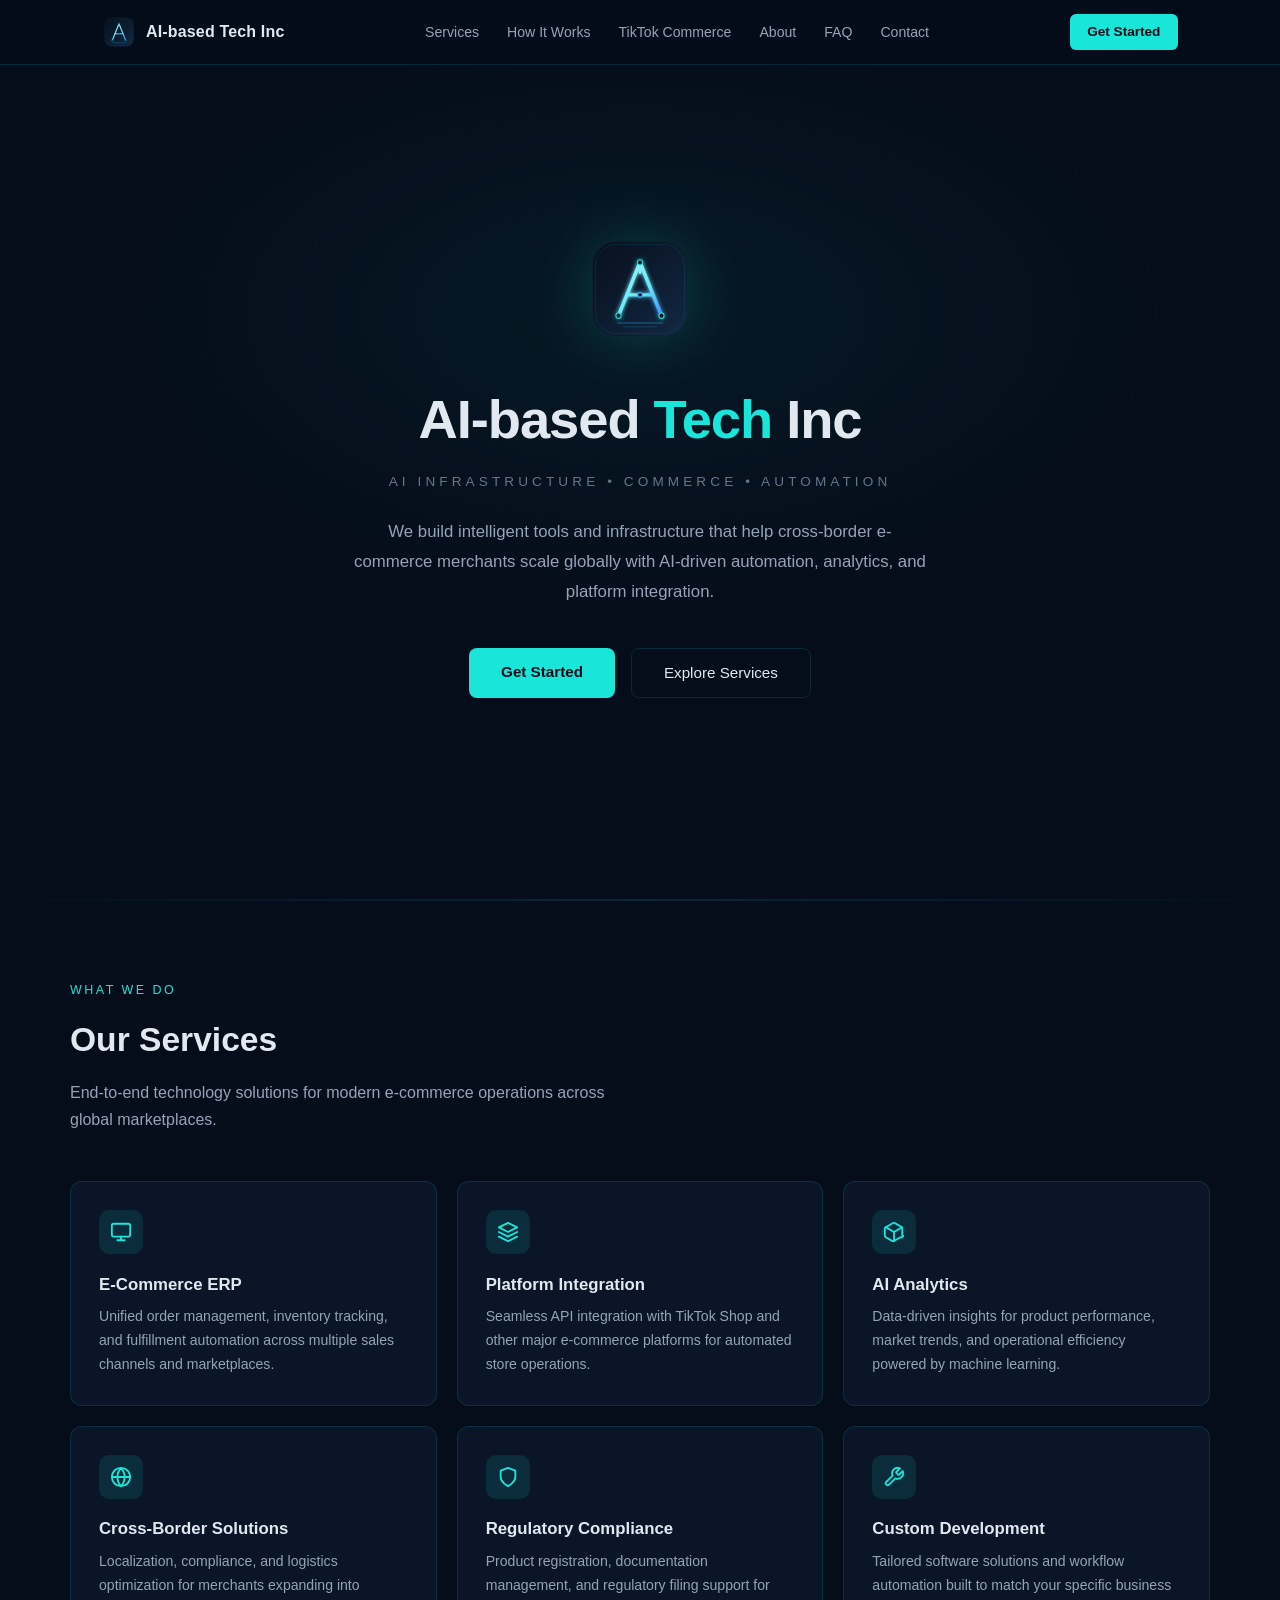
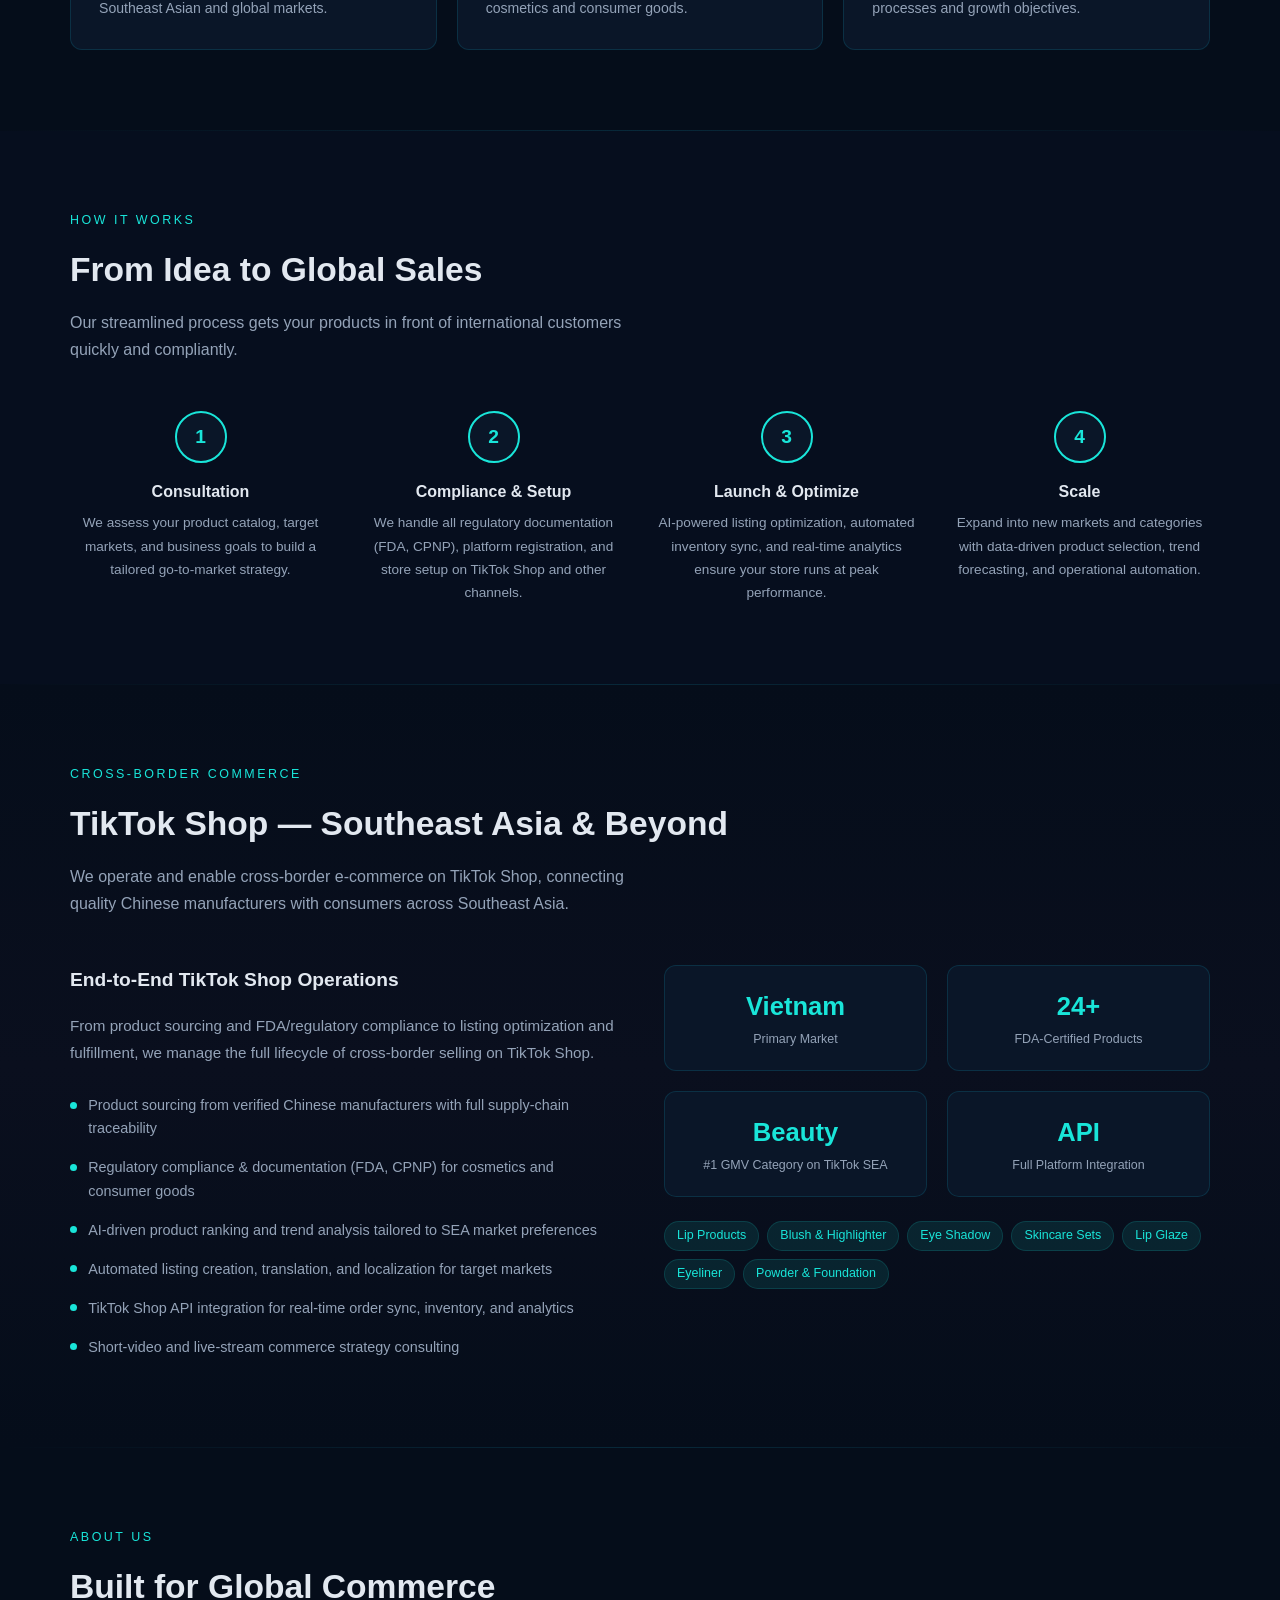
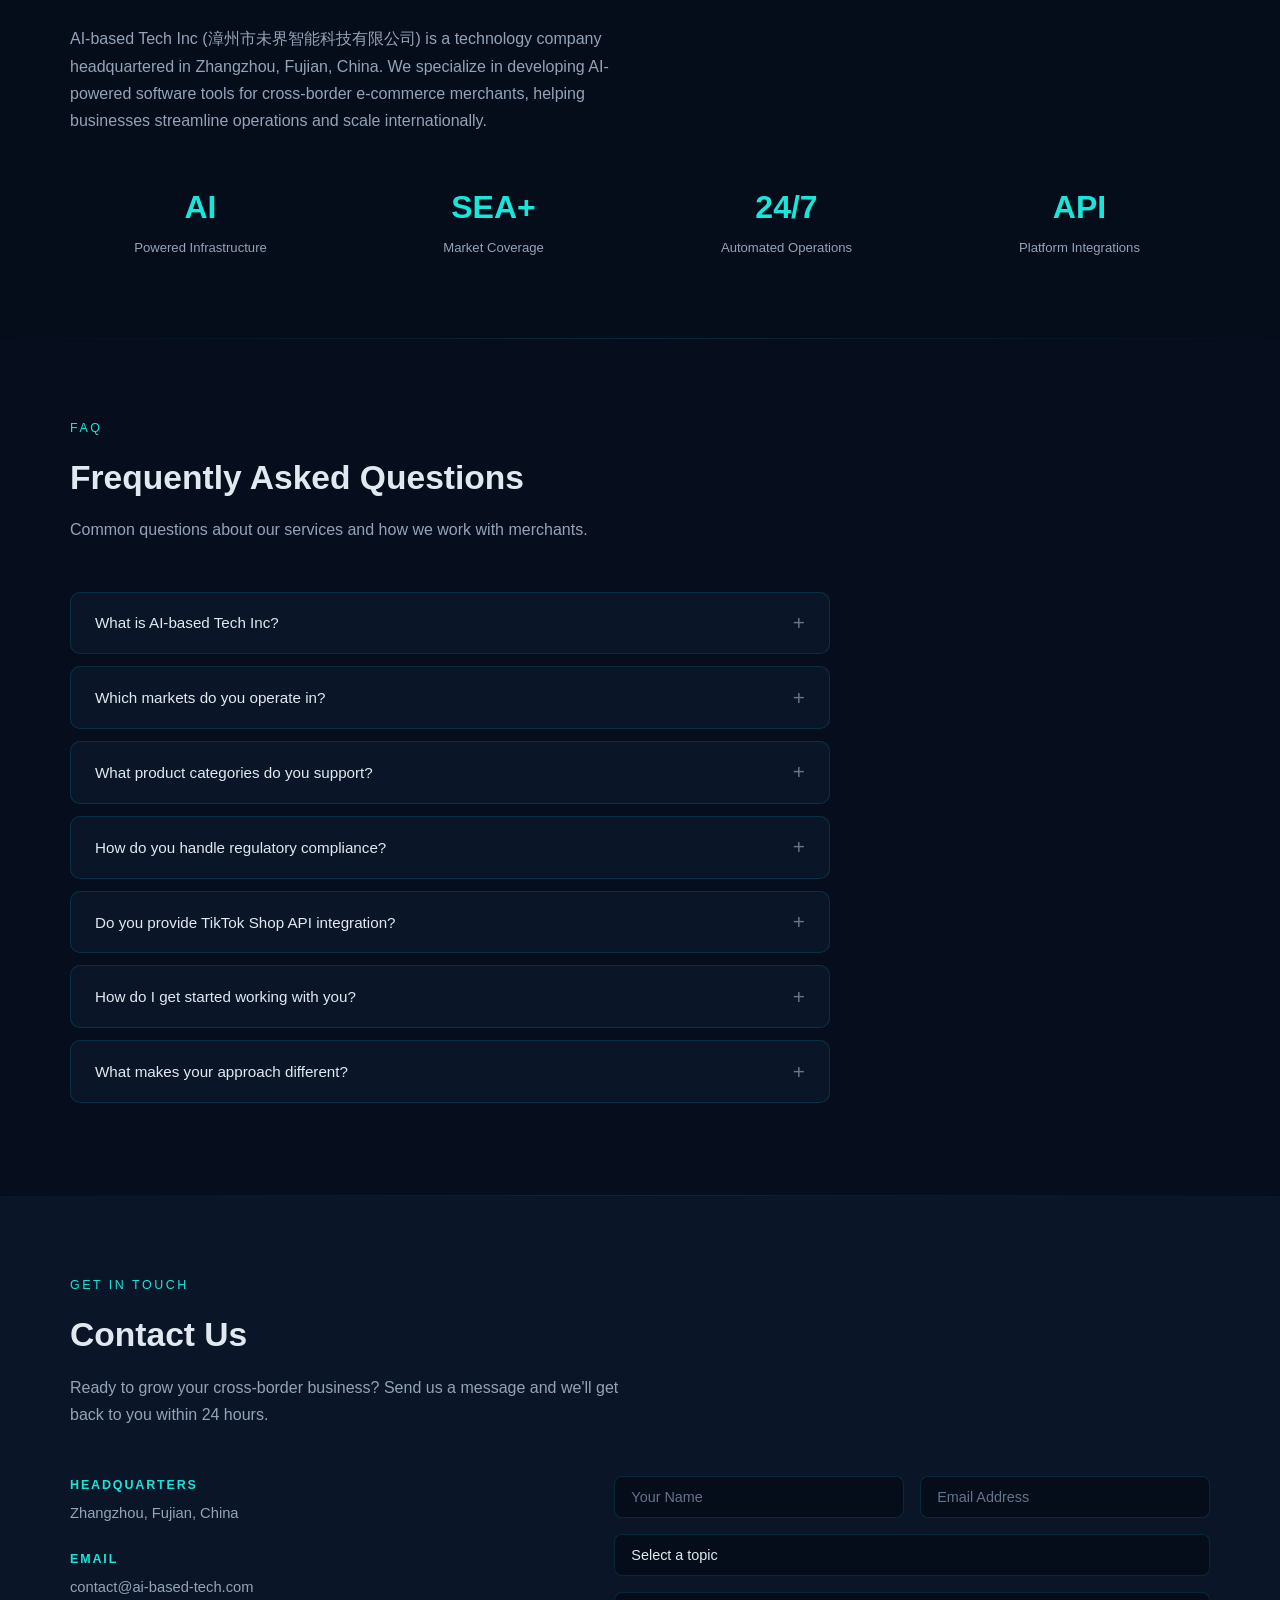
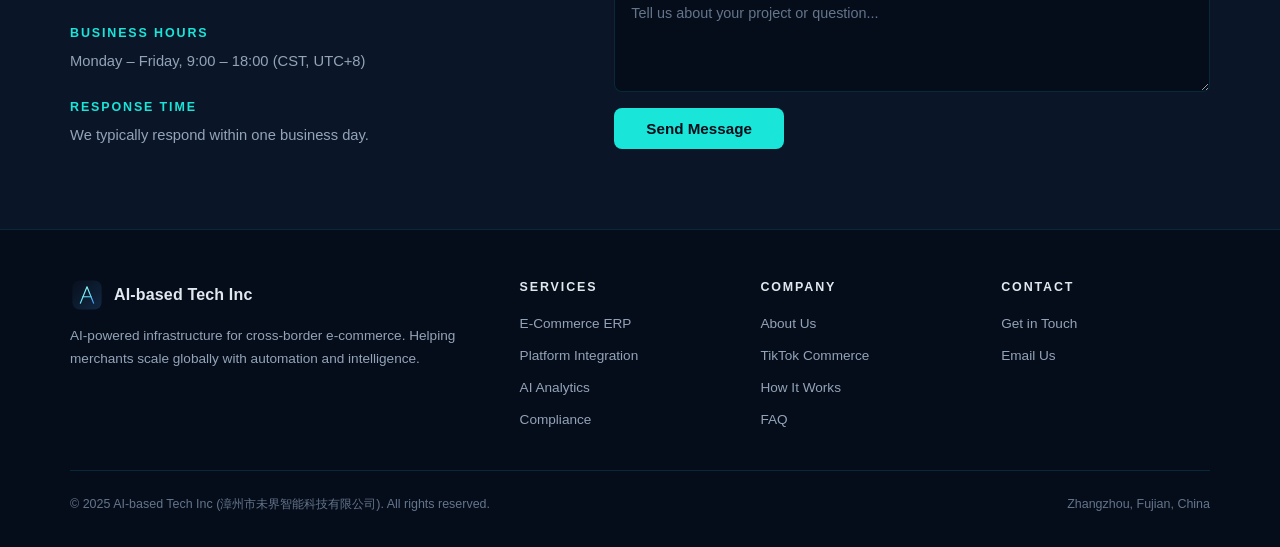
<file: index.html>
<!DOCTYPE html>
<html lang="en">
<head>
  <meta charset="UTF-8">
  <meta name="viewport" content="width=device-width, initial-scale=1.0">
  <title>AI-based Tech Inc — AI Infrastructure, Commerce & Automation</title>
  <meta name="description" content="AI-based Tech Inc — AI-powered cross-border e-commerce infrastructure, automation tools, and data-driven solutions for global merchants.">
  <link rel="icon" type="image/svg+xml" href="data:image/svg+xml,<svg xmlns='http://www.w3.org/2000/svg' viewBox='0 0 100 100'><text y='.9em' font-size='90'>A</text></svg>">
  <style>
    *, *::before, *::after { margin: 0; padding: 0; box-sizing: border-box; }

    :root {
      --bg-deep: #050d1a;
      --bg-card: #0a1628;
      --bg-alt: #060e1e;
      --cyan: #19e5d9;
      --cyan-dim: rgba(25, 229, 217, 0.10);
      --blue: #3b82f6;
      --text: #e2e8f0;
      --text-dim: #94a3b8;
      --text-muted: #64748b;
      --border: rgba(15, 124, 153, 0.25);
      --border-hover: rgba(25, 229, 217, 0.5);
    }

    html { scroll-behavior: smooth; }

    body {
      font-family: -apple-system, BlinkMacSystemFont, 'Segoe UI', Roboto, 'Helvetica Neue', sans-serif;
      background: var(--bg-deep);
      color: var(--text);
      line-height: 1.6;
    }

    /* --- NAV --- */
    nav {
      position: fixed; top: 0; width: 100%; z-index: 100;
      background: rgba(5, 13, 26, 0.88);
      backdrop-filter: blur(16px);
      -webkit-backdrop-filter: blur(16px);
      border-bottom: 1px solid var(--border);
    }
    .nav-inner {
      max-width: 1140px; margin: 0 auto; padding: 0 2rem;
      display: flex; align-items: center; justify-content: space-between;
      height: 64px;
    }
    .nav-brand { display: flex; align-items: center; gap: 10px; text-decoration: none; }
    .nav-brand svg { width: 34px; height: 34px; }
    .nav-brand span { font-size: 1rem; font-weight: 600; color: var(--text); letter-spacing: 0.01em; }
    .nav-links { display: flex; gap: 1.75rem; list-style: none; }
    .nav-links a { color: var(--text-dim); text-decoration: none; font-size: 0.88rem; transition: color 0.2s; }
    .nav-links a:hover { color: var(--cyan); }
    .nav-cta {
      background: var(--cyan); color: #050d1a; border: none; padding: 0.45rem 1.1rem;
      border-radius: 6px; font-size: 0.85rem; font-weight: 600; cursor: pointer;
      text-decoration: none; transition: opacity 0.2s;
    }
    .nav-cta:hover { opacity: 0.85; }
    .mobile-toggle { display: none; background: none; border: none; color: var(--text); font-size: 1.5rem; cursor: pointer; }

    /* --- HERO --- */
    .hero {
      min-height: 100vh;
      display: flex; flex-direction: column; align-items: center; justify-content: center;
      text-align: center; padding: 7rem 2rem 5rem;
      background: radial-gradient(ellipse 60% 45% at 50% 35%, rgba(25, 229, 217, 0.06) 0%, transparent 70%);
      position: relative;
    }
    .hero::after {
      content: ''; position: absolute; bottom: 0; left: 0; right: 0; height: 1px;
      background: linear-gradient(90deg, transparent, var(--border), transparent);
    }
    .hero svg { width: 110px; height: 110px; margin-bottom: 2rem; filter: drop-shadow(0 0 30px rgba(25, 229, 217, 0.2)); }
    .hero h1 { font-size: clamp(2.2rem, 5vw, 3.4rem); font-weight: 700; margin-bottom: 0.5rem; letter-spacing: -0.02em; }
    .hero h1 .accent { color: var(--cyan); }
    .hero .tagline {
      font-size: 0.85rem; color: var(--text-muted); letter-spacing: 0.3em; text-transform: uppercase;
      margin-bottom: 1.5rem;
    }
    .hero .hero-desc {
      max-width: 580px; font-size: 1.05rem; color: var(--text-dim); line-height: 1.8;
      margin-bottom: 2.5rem;
    }
    .hero-actions { display: flex; gap: 1rem; flex-wrap: wrap; justify-content: center; }
    .btn-primary {
      background: var(--cyan); color: #050d1a; border: none; padding: 0.75rem 2rem;
      border-radius: 8px; font-size: 0.95rem; font-weight: 600; cursor: pointer;
      text-decoration: none; transition: opacity 0.2s, transform 0.2s;
    }
    .btn-primary:hover { opacity: 0.9; transform: translateY(-1px); }
    .btn-outline {
      background: transparent; color: var(--text); border: 1px solid var(--border);
      padding: 0.75rem 2rem; border-radius: 8px; font-size: 0.95rem; font-weight: 500;
      cursor: pointer; text-decoration: none; transition: border-color 0.2s;
    }
    .btn-outline:hover { border-color: var(--cyan); color: var(--cyan); }

    /* --- SHARED --- */
    section { padding: 5rem 2rem; }
    .container { max-width: 1140px; margin: 0 auto; }
    .section-label {
      font-size: 0.78rem; letter-spacing: 0.2em; text-transform: uppercase;
      color: var(--cyan); margin-bottom: 0.75rem;
    }
    .section-title { font-size: clamp(1.5rem, 3vw, 2.1rem); font-weight: 700; margin-bottom: 0.75rem; }
    .section-desc { color: var(--text-dim); max-width: 560px; margin-bottom: 3rem; line-height: 1.7; }
    .section-divider {
      height: 1px; border: none; margin: 0;
      background: linear-gradient(90deg, transparent, var(--border), transparent);
    }

    /* --- SERVICES --- */
    .grid {
      display: grid;
      grid-template-columns: repeat(auto-fit, minmax(300px, 1fr));
      gap: 1.25rem;
    }
    .card {
      background: var(--bg-card); border: 1px solid var(--border);
      border-radius: 12px; padding: 1.75rem;
      transition: border-color 0.3s, transform 0.3s;
    }
    .card:hover { border-color: var(--border-hover); transform: translateY(-3px); }
    .card-icon {
      width: 44px; height: 44px; border-radius: 10px;
      background: var(--cyan-dim);
      display: flex; align-items: center; justify-content: center;
      margin-bottom: 1.1rem;
    }
    .card h3 { font-size: 1.05rem; font-weight: 600; margin-bottom: 0.4rem; }
    .card p { font-size: 0.88rem; color: var(--text-dim); line-height: 1.7; }

    /* --- HOW IT WORKS --- */
    .process-section { background: var(--bg-alt); }
    .process-steps {
      display: grid;
      grid-template-columns: repeat(auto-fit, minmax(220px, 1fr));
      gap: 2rem; counter-reset: step;
    }
    .step { position: relative; text-align: center; }
    .step-number {
      width: 52px; height: 52px; border-radius: 50%;
      border: 2px solid var(--cyan); background: var(--bg-card);
      display: flex; align-items: center; justify-content: center;
      font-size: 1.2rem; font-weight: 700; color: var(--cyan);
      margin: 0 auto 1rem;
    }
    .step h4 { font-size: 1rem; font-weight: 600; margin-bottom: 0.4rem; }
    .step p { font-size: 0.85rem; color: var(--text-dim); line-height: 1.7; }

    /* --- TIKTOK --- */
    .tiktok-section {
      background: linear-gradient(180deg, var(--bg-deep) 0%, #0a0f1e 50%, var(--bg-deep) 100%);
    }
    .tiktok-highlight { display: grid; grid-template-columns: 1fr 1fr; gap: 3rem; align-items: start; }
    .tiktok-text h3 { font-size: 1.2rem; font-weight: 600; margin-bottom: 1rem; }
    .tiktok-text p { color: var(--text-dim); line-height: 1.8; margin-bottom: 1rem; font-size: 0.95rem; }
    .tiktok-features { list-style: none; margin-top: 1.25rem; }
    .tiktok-features li {
      padding: 0.5rem 0; color: var(--text-dim); font-size: 0.9rem;
      display: flex; align-items: flex-start; gap: 0.7rem;
    }
    .tiktok-features li::before {
      content: ''; width: 7px; height: 7px;
      background: var(--cyan); border-radius: 50%; margin-top: 0.45rem; flex-shrink: 0;
    }
    .tiktok-stats { display: grid; grid-template-columns: 1fr 1fr; gap: 1.25rem; }
    .tiktok-stat-card {
      background: var(--bg-card); border: 1px solid var(--border);
      border-radius: 12px; padding: 1.25rem; text-align: center;
    }
    .tiktok-stat-card .stat-value { font-size: 1.6rem; font-weight: 700; color: var(--cyan); }
    .tiktok-stat-card .stat-label { font-size: 0.78rem; color: var(--text-dim); margin-top: 0.2rem; }
    .tiktok-categories { display: flex; flex-wrap: wrap; gap: 0.5rem; margin-top: 1.5rem; }
    .tag {
      background: var(--cyan-dim); border: 1px solid rgba(25, 229, 217, 0.15);
      color: var(--cyan); padding: 0.25rem 0.75rem; border-radius: 20px;
      font-size: 0.78rem;
    }

    /* --- ABOUT --- */
    .about-grid {
      display: grid; grid-template-columns: repeat(auto-fit, minmax(200px, 1fr));
      gap: 2rem; margin-top: 2.5rem;
    }
    .stat { text-align: center; }
    .stat-value { font-size: 2rem; font-weight: 700; color: var(--cyan); margin-bottom: 0.2rem; }
    .stat-label { font-size: 0.82rem; color: var(--text-dim); }

    /* --- FAQ --- */
    .faq-section { background: var(--bg-alt); }
    .faq-list { max-width: 760px; }
    .faq-item {
      border: 1px solid var(--border); border-radius: 10px;
      margin-bottom: 0.75rem; overflow: hidden;
      background: var(--bg-card); transition: border-color 0.3s;
    }
    .faq-item:hover { border-color: rgba(25, 229, 217, 0.3); }
    .faq-q {
      width: 100%; background: none; border: none; color: var(--text);
      padding: 1.15rem 1.5rem; font-size: 0.95rem; font-weight: 500;
      text-align: left; cursor: pointer;
      display: flex; justify-content: space-between; align-items: center;
      font-family: inherit;
    }
    .faq-q:hover { color: var(--cyan); }
    .faq-q::after {
      content: '+'; font-size: 1.3rem; color: var(--text-muted);
      transition: transform 0.3s; flex-shrink: 0; margin-left: 1rem;
    }
    .faq-item.open .faq-q::after { content: '\2212'; color: var(--cyan); }
    .faq-a {
      max-height: 0; overflow: hidden; transition: max-height 0.35s ease, padding 0.35s ease;
      padding: 0 1.5rem;
    }
    .faq-item.open .faq-a { max-height: 300px; padding: 0 1.5rem 1.25rem; }
    .faq-a p { font-size: 0.9rem; color: var(--text-dim); line-height: 1.8; }

    /* --- CONTACT --- */
    .contact-section { background: var(--bg-card); }
    .contact-layout {
      display: grid; grid-template-columns: 1fr 1.2fr; gap: 3rem;
    }
    .contact-info { display: flex; flex-direction: column; gap: 1.5rem; }
    .contact-item h4 {
      font-size: 0.78rem; letter-spacing: 0.15em; text-transform: uppercase;
      color: var(--cyan); margin-bottom: 0.4rem;
    }
    .contact-item p { color: var(--text-dim); font-size: 0.92rem; }
    .contact-form { display: flex; flex-direction: column; gap: 1rem; }
    .form-row { display: grid; grid-template-columns: 1fr 1fr; gap: 1rem; }
    .contact-form input, .contact-form textarea, .contact-form select {
      background: var(--bg-deep); border: 1px solid var(--border);
      border-radius: 8px; padding: 0.75rem 1rem; color: var(--text);
      font-size: 0.9rem; font-family: inherit; transition: border-color 0.2s;
      width: 100%;
    }
    .contact-form input:focus, .contact-form textarea:focus, .contact-form select:focus {
      outline: none; border-color: var(--cyan);
    }
    .contact-form textarea { resize: vertical; min-height: 100px; }
    .contact-form input::placeholder, .contact-form textarea::placeholder { color: var(--text-muted); }
    .contact-form select { appearance: none; cursor: pointer; }
    .contact-form select option { background: var(--bg-deep); }
    .form-submit {
      background: var(--cyan); color: #050d1a; border: none; padding: 0.75rem 2rem;
      border-radius: 8px; font-size: 0.95rem; font-weight: 600; cursor: pointer;
      transition: opacity 0.2s; align-self: flex-start;
    }
    .form-submit:hover { opacity: 0.85; }

    /* --- FOOTER --- */
    .footer {
      border-top: 1px solid var(--border); padding: 3rem 2rem 2rem;
    }
    .footer-inner {
      max-width: 1140px; margin: 0 auto;
      display: grid; grid-template-columns: 2fr 1fr 1fr 1fr; gap: 2rem;
    }
    .footer-brand p { color: var(--text-dim); font-size: 0.85rem; margin-top: 0.75rem; line-height: 1.7; }
    .footer-col h5 {
      font-size: 0.78rem; letter-spacing: 0.15em; text-transform: uppercase;
      color: var(--text); margin-bottom: 0.75rem;
    }
    .footer-col ul { list-style: none; }
    .footer-col li { margin-bottom: 0.4rem; }
    .footer-col a { color: var(--text-dim); text-decoration: none; font-size: 0.85rem; transition: color 0.2s; }
    .footer-col a:hover { color: var(--cyan); }
    .footer-bottom {
      max-width: 1140px; margin: 2rem auto 0;
      padding-top: 1.5rem; border-top: 1px solid var(--border);
      display: flex; justify-content: space-between; align-items: center;
      font-size: 0.78rem; color: var(--text-muted);
    }

    /* --- RESPONSIVE --- */
    @media (max-width: 768px) {
      .nav-links, .nav-cta { display: none; }
      .mobile-toggle { display: block; }
      .hero { padding: 6rem 1.5rem 4rem; min-height: auto; }
      .hero svg { width: 80px; height: 80px; }
      section { padding: 3.5rem 1.25rem; }
      .grid { grid-template-columns: 1fr; }
      .tiktok-highlight { grid-template-columns: 1fr; }
      .contact-layout { grid-template-columns: 1fr; }
      .form-row { grid-template-columns: 1fr; }
      .footer-inner { grid-template-columns: 1fr 1fr; }
      .footer-bottom { flex-direction: column; gap: 0.5rem; text-align: center; }
    }
  </style>
</head>
<body>

<!-- Nav -->
<nav>
  <div class="nav-inner">
    <a href="#" class="nav-brand">
      <svg viewBox="0 0 1024 1024" fill="none" xmlns="http://www.w3.org/2000/svg">
        <defs>
          <linearGradient id="bg" x1="144" y1="120" x2="912" y2="912" gradientUnits="userSpaceOnUse"><stop stop-color="#08111F"/><stop offset="1" stop-color="#112741"/></linearGradient>
          <linearGradient id="stroke" x1="256" y1="238" x2="760" y2="786" gradientUnits="userSpaceOnUse"><stop stop-color="#A7FFF5"/><stop offset="0.55" stop-color="#67E8F9"/><stop offset="1" stop-color="#3B82F6"/></linearGradient>
        </defs>
        <rect x="72" y="72" width="880" height="880" rx="220" fill="url(#bg)"/>
        <rect x="98" y="98" width="828" height="828" rx="194" stroke="#0F7C99" stroke-opacity="0.45" stroke-width="4"/>
        <g><path d="M312 760L512 264L712 760" stroke="url(#stroke)" stroke-width="34" stroke-linecap="round" stroke-linejoin="round"/><path d="M388 566H636" stroke="url(#stroke)" stroke-width="30" stroke-linecap="round"/><circle cx="312" cy="760" r="24" fill="#09192C" stroke="#19E5D9" stroke-width="10"/><circle cx="512" cy="264" r="24" fill="#09192C" stroke="#19E5D9" stroke-width="10"/><circle cx="712" cy="760" r="24" fill="#09192C" stroke="#19E5D9" stroke-width="10"/><circle cx="512" cy="566" r="22" fill="#09192C" stroke="#38BDF8" stroke-width="10"/></g>
        <path d="M302 828H722" stroke="#1A6B91" stroke-width="10" stroke-linecap="round"/><path d="M360 864H664" stroke="#1A6B91" stroke-width="6" stroke-linecap="round" opacity="0.7"/>
      </svg>
      <span>AI-based Tech Inc</span>
    </a>
    <ul class="nav-links">
      <li><a href="#services">Services</a></li>
      <li><a href="#process">How It Works</a></li>
      <li><a href="#tiktok">TikTok Commerce</a></li>
      <li><a href="#about">About</a></li>
      <li><a href="#faq">FAQ</a></li>
      <li><a href="#contact">Contact</a></li>
    </ul>
    <a href="#contact" class="nav-cta">Get Started</a>
    <button class="mobile-toggle" onclick="document.querySelector('.nav-links').classList.toggle('show')" aria-label="Menu">&#9776;</button>
  </div>
</nav>

<!-- Hero -->
<section class="hero">
  <svg viewBox="0 0 1024 1024" fill="none" xmlns="http://www.w3.org/2000/svg">
    <defs>
      <linearGradient id="bg2" x1="144" y1="120" x2="912" y2="912" gradientUnits="userSpaceOnUse"><stop stop-color="#08111F"/><stop offset="1" stop-color="#112741"/></linearGradient>
      <linearGradient id="stroke2" x1="256" y1="238" x2="760" y2="786" gradientUnits="userSpaceOnUse"><stop stop-color="#A7FFF5"/><stop offset="0.55" stop-color="#67E8F9"/><stop offset="1" stop-color="#3B82F6"/></linearGradient>
      <filter id="glow2" x="180" y="150" width="680" height="724" filterUnits="userSpaceOnUse"><feGaussianBlur stdDeviation="18" result="blur"/><feMerge><feMergeNode in="blur"/><feMergeNode in="SourceGraphic"/></feMerge></filter>
    </defs>
    <rect x="72" y="72" width="880" height="880" rx="220" fill="url(#bg2)"/>
    <rect x="98" y="98" width="828" height="828" rx="194" stroke="#0F7C99" stroke-opacity="0.45" stroke-width="4"/>
    <g filter="url(#glow2)"><path d="M312 760L512 264L712 760" stroke="url(#stroke2)" stroke-width="34" stroke-linecap="round" stroke-linejoin="round"/><path d="M388 566H636" stroke="url(#stroke2)" stroke-width="30" stroke-linecap="round"/><path d="M512 264V362" stroke="url(#stroke2)" stroke-width="22" stroke-linecap="round"/><circle cx="312" cy="760" r="24" fill="#09192C" stroke="#19E5D9" stroke-width="10"/><circle cx="512" cy="264" r="24" fill="#09192C" stroke="#19E5D9" stroke-width="10"/><circle cx="712" cy="760" r="24" fill="#09192C" stroke="#19E5D9" stroke-width="10"/><circle cx="512" cy="566" r="22" fill="#09192C" stroke="#38BDF8" stroke-width="10"/></g>
    <path d="M302 828H722" stroke="#1A6B91" stroke-width="10" stroke-linecap="round"/><path d="M360 864H664" stroke="#1A6B91" stroke-width="6" stroke-linecap="round" opacity="0.7"/>
  </svg>
  <h1>AI-based <span class="accent">Tech</span> Inc</h1>
  <p class="tagline">AI Infrastructure &bull; Commerce &bull; Automation</p>
  <p class="hero-desc">We build intelligent tools and infrastructure that help cross-border e-commerce merchants scale globally with AI-driven automation, analytics, and platform integration.</p>
  <div class="hero-actions">
    <a href="#contact" class="btn-primary">Get Started</a>
    <a href="#services" class="btn-outline">Explore Services</a>
  </div>
</section>

<hr class="section-divider">

<!-- Services -->
<section id="services">
  <div class="container">
    <p class="section-label">What We Do</p>
    <h2 class="section-title">Our Services</h2>
    <p class="section-desc">End-to-end technology solutions for modern e-commerce operations across global marketplaces.</p>
    <div class="grid">
      <div class="card">
        <div class="card-icon"><svg width="22" height="22" fill="none" stroke="#19e5d9" stroke-width="2" stroke-linecap="round" stroke-linejoin="round" viewBox="0 0 24 24"><rect x="2" y="3" width="20" height="14" rx="2"/><path d="M8 21h8M12 17v4"/></svg></div>
        <h3>E-Commerce ERP</h3>
        <p>Unified order management, inventory tracking, and fulfillment automation across multiple sales channels and marketplaces.</p>
      </div>
      <div class="card">
        <div class="card-icon"><svg width="22" height="22" fill="none" stroke="#19e5d9" stroke-width="2" stroke-linecap="round" stroke-linejoin="round" viewBox="0 0 24 24"><path d="M12 2L2 7l10 5 10-5-10-5z"/><path d="M2 17l10 5 10-5"/><path d="M2 12l10 5 10-5"/></svg></div>
        <h3>Platform Integration</h3>
        <p>Seamless API integration with TikTok Shop and other major e-commerce platforms for automated store operations.</p>
      </div>
      <div class="card">
        <div class="card-icon"><svg width="22" height="22" fill="none" stroke="#19e5d9" stroke-width="2" stroke-linecap="round" stroke-linejoin="round" viewBox="0 0 24 24"><path d="M21 16V8a2 2 0 00-1-1.73l-7-4a2 2 0 00-2 0l-7 4A2 2 0 002 8v8a2 2 0 001 1.73l7 4a2 2 0 002 0l7-4A2 2 0 0022 16z"/><path d="M3.27 6.96L12 12.01l8.73-5.05M12 22.08V12"/></svg></div>
        <h3>AI Analytics</h3>
        <p>Data-driven insights for product performance, market trends, and operational efficiency powered by machine learning.</p>
      </div>
      <div class="card">
        <div class="card-icon"><svg width="22" height="22" fill="none" stroke="#19e5d9" stroke-width="2" stroke-linecap="round" stroke-linejoin="round" viewBox="0 0 24 24"><circle cx="12" cy="12" r="10"/><path d="M2 12h20M12 2a15.3 15.3 0 014 10 15.3 15.3 0 01-4 10 15.3 15.3 0 01-4-10 15.3 15.3 0 014-10z"/></svg></div>
        <h3>Cross-Border Solutions</h3>
        <p>Localization, compliance, and logistics optimization for merchants expanding into Southeast Asian and global markets.</p>
      </div>
      <div class="card">
        <div class="card-icon"><svg width="22" height="22" fill="none" stroke="#19e5d9" stroke-width="2" stroke-linecap="round" stroke-linejoin="round" viewBox="0 0 24 24"><path d="M12 22s8-4 8-10V5l-8-3-8 3v7c0 6 8 10 8 10z"/></svg></div>
        <h3>Regulatory Compliance</h3>
        <p>Product registration, documentation management, and regulatory filing support for cosmetics and consumer goods.</p>
      </div>
      <div class="card">
        <div class="card-icon"><svg width="22" height="22" fill="none" stroke="#19e5d9" stroke-width="2" stroke-linecap="round" stroke-linejoin="round" viewBox="0 0 24 24"><path d="M14.7 6.3a1 1 0 000 1.4l1.6 1.6a1 1 0 001.4 0l3.77-3.77a6 6 0 01-7.94 7.94l-6.91 6.91a2.12 2.12 0 01-3-3l6.91-6.91a6 6 0 017.94-7.94l-3.76 3.76z"/></svg></div>
        <h3>Custom Development</h3>
        <p>Tailored software solutions and workflow automation built to match your specific business processes and growth objectives.</p>
      </div>
    </div>
  </div>
</section>

<hr class="section-divider">

<!-- How It Works -->
<section id="process" class="process-section">
  <div class="container">
    <p class="section-label">How It Works</p>
    <h2 class="section-title">From Idea to Global Sales</h2>
    <p class="section-desc">Our streamlined process gets your products in front of international customers quickly and compliantly.</p>
    <div class="process-steps">
      <div class="step">
        <div class="step-number">1</div>
        <h4>Consultation</h4>
        <p>We assess your product catalog, target markets, and business goals to build a tailored go-to-market strategy.</p>
      </div>
      <div class="step">
        <div class="step-number">2</div>
        <h4>Compliance & Setup</h4>
        <p>We handle all regulatory documentation (FDA, CPNP), platform registration, and store setup on TikTok Shop and other channels.</p>
      </div>
      <div class="step">
        <div class="step-number">3</div>
        <h4>Launch & Optimize</h4>
        <p>AI-powered listing optimization, automated inventory sync, and real-time analytics ensure your store runs at peak performance.</p>
      </div>
      <div class="step">
        <div class="step-number">4</div>
        <h4>Scale</h4>
        <p>Expand into new markets and categories with data-driven product selection, trend forecasting, and operational automation.</p>
      </div>
    </div>
  </div>
</section>

<hr class="section-divider">

<!-- TikTok Cross-Border Commerce -->
<section id="tiktok" class="tiktok-section">
  <div class="container">
    <p class="section-label">Cross-Border Commerce</p>
    <h2 class="section-title">TikTok Shop &mdash; Southeast Asia &amp; Beyond</h2>
    <p class="section-desc">We operate and enable cross-border e-commerce on TikTok Shop, connecting quality Chinese manufacturers with consumers across Southeast Asia.</p>
    <div class="tiktok-highlight">
      <div class="tiktok-text">
        <h3>End-to-End TikTok Shop Operations</h3>
        <p>From product sourcing and FDA/regulatory compliance to listing optimization and fulfillment, we manage the full lifecycle of cross-border selling on TikTok Shop.</p>
        <ul class="tiktok-features">
          <li>Product sourcing from verified Chinese manufacturers with full supply-chain traceability</li>
          <li>Regulatory compliance &amp; documentation (FDA, CPNP) for cosmetics and consumer goods</li>
          <li>AI-driven product ranking and trend analysis tailored to SEA market preferences</li>
          <li>Automated listing creation, translation, and localization for target markets</li>
          <li>TikTok Shop API integration for real-time order sync, inventory, and analytics</li>
          <li>Short-video and live-stream commerce strategy consulting</li>
        </ul>
      </div>
      <div>
        <div class="tiktok-stats">
          <div class="tiktok-stat-card">
            <div class="stat-value">Vietnam</div>
            <div class="stat-label">Primary Market</div>
          </div>
          <div class="tiktok-stat-card">
            <div class="stat-value">24+</div>
            <div class="stat-label">FDA-Certified Products</div>
          </div>
          <div class="tiktok-stat-card">
            <div class="stat-value">Beauty</div>
            <div class="stat-label">#1 GMV Category on TikTok SEA</div>
          </div>
          <div class="tiktok-stat-card">
            <div class="stat-value">API</div>
            <div class="stat-label">Full Platform Integration</div>
          </div>
        </div>
        <div class="tiktok-categories">
          <span class="tag">Lip Products</span>
          <span class="tag">Blush &amp; Highlighter</span>
          <span class="tag">Eye Shadow</span>
          <span class="tag">Skincare Sets</span>
          <span class="tag">Lip Glaze</span>
          <span class="tag">Eyeliner</span>
          <span class="tag">Powder &amp; Foundation</span>
        </div>
      </div>
    </div>
  </div>
</section>

<hr class="section-divider">

<!-- About -->
<section id="about">
  <div class="container">
    <p class="section-label">About Us</p>
    <h2 class="section-title">Built for Global Commerce</h2>
    <p class="section-desc">AI-based Tech Inc (漳州市未界智能科技有限公司) is a technology company headquartered in Zhangzhou, Fujian, China. We specialize in developing AI-powered software tools for cross-border e-commerce merchants, helping businesses streamline operations and scale internationally.</p>
    <div class="about-grid">
      <div class="stat">
        <div class="stat-value">AI</div>
        <div class="stat-label">Powered Infrastructure</div>
      </div>
      <div class="stat">
        <div class="stat-value">SEA+</div>
        <div class="stat-label">Market Coverage</div>
      </div>
      <div class="stat">
        <div class="stat-value">24/7</div>
        <div class="stat-label">Automated Operations</div>
      </div>
      <div class="stat">
        <div class="stat-value">API</div>
        <div class="stat-label">Platform Integrations</div>
      </div>
    </div>
  </div>
</section>

<hr class="section-divider">

<!-- FAQ -->
<section id="faq" class="faq-section">
  <div class="container">
    <p class="section-label">FAQ</p>
    <h2 class="section-title">Frequently Asked Questions</h2>
    <p class="section-desc">Common questions about our services and how we work with merchants.</p>
    <div class="faq-list">
      <div class="faq-item">
        <button class="faq-q">What is AI-based Tech Inc?</button>
        <div class="faq-a"><p>AI-based Tech Inc (漳州市未界智能科技有限公司) is a technology company that builds AI-powered tools for cross-border e-commerce. We help merchants sell internationally through platforms like TikTok Shop by providing ERP systems, API integrations, market analytics, and regulatory compliance support.</p></div>
      </div>
      <div class="faq-item">
        <button class="faq-q">Which markets do you operate in?</button>
        <div class="faq-a"><p>Our primary focus is Southeast Asia, with Vietnam as our leading market. We also support expansion into other TikTok Shop markets including Thailand, Philippines, Malaysia, and Indonesia. Our technology platform is built to support any market where TikTok Shop operates.</p></div>
      </div>
      <div class="faq-item">
        <button class="faq-q">What product categories do you support?</button>
        <div class="faq-a"><p>We specialize in beauty and cosmetics — including lip products, blush, eyeshadow, skincare sets, and more. This is the #1 GMV category on TikTok Shop in Southeast Asia. We also support other consumer goods categories and can help evaluate new product opportunities using our AI-driven trend analysis tools.</p></div>
      </div>
      <div class="faq-item">
        <button class="faq-q">How do you handle regulatory compliance?</button>
        <div class="faq-a"><p>We manage the full compliance lifecycle including FDA product registration, CPNP notifications for EU markets, product documentation preparation, and ongoing regulatory monitoring. We currently maintain FDA certifications for 24+ cosmetics products and handle all paperwork so merchants can focus on selling.</p></div>
      </div>
      <div class="faq-item">
        <button class="faq-q">Do you provide TikTok Shop API integration?</button>
        <div class="faq-a"><p>Yes. We build and maintain direct integrations with the TikTok Shop Partner API, enabling real-time order synchronization, automated inventory management, product listing automation, and comprehensive analytics dashboards. Our tools connect your supply chain directly to TikTok Shop's infrastructure.</p></div>
      </div>
      <div class="faq-item">
        <button class="faq-q">How do I get started working with you?</button>
        <div class="faq-a"><p>Reach out via our contact form or email us at contact@ai-based-tech.com. We'll schedule a consultation to understand your product catalog, target markets, and goals, then propose a tailored strategy for launching or scaling your cross-border e-commerce operations.</p></div>
      </div>
      <div class="faq-item">
        <button class="faq-q">What makes your approach different?</button>
        <div class="faq-a"><p>We combine AI-driven market intelligence with hands-on operational expertise. Instead of generic tools, we provide end-to-end solutions — from identifying trending products using machine learning, to handling compliance paperwork, to automating daily store operations. Everything is integrated into a single platform purpose-built for cross-border commerce on TikTok Shop.</p></div>
      </div>
    </div>
  </div>
</section>

<hr class="section-divider">

<!-- Contact -->
<section id="contact" class="contact-section">
  <div class="container">
    <p class="section-label">Get in Touch</p>
    <h2 class="section-title">Contact Us</h2>
    <p class="section-desc">Ready to grow your cross-border business? Send us a message and we'll get back to you within 24 hours.</p>
    <div class="contact-layout">
      <div class="contact-info">
        <div class="contact-item">
          <h4>Headquarters</h4>
          <p>Zhangzhou, Fujian, China</p>
        </div>
        <div class="contact-item">
          <h4>Email</h4>
          <p>contact@ai-based-tech.com</p>
        </div>
        <div class="contact-item">
          <h4>Business Hours</h4>
          <p>Monday &ndash; Friday, 9:00 &ndash; 18:00 (CST, UTC+8)</p>
        </div>
        <div class="contact-item">
          <h4>Response Time</h4>
          <p>We typically respond within one business day.</p>
        </div>
      </div>
      <form class="contact-form" onsubmit="handleSubmit(event)">
        <div class="form-row">
          <input type="text" placeholder="Your Name" required>
          <input type="email" placeholder="Email Address" required>
        </div>
        <select required>
          <option value="" disabled selected>Select a topic</option>
          <option>TikTok Shop Operations</option>
          <option>Platform Integration / API</option>
          <option>Regulatory Compliance</option>
          <option>Product Sourcing</option>
          <option>Custom Development</option>
          <option>Partnership Inquiry</option>
          <option>Other</option>
        </select>
        <textarea placeholder="Tell us about your project or question..." rows="4" required></textarea>
        <button type="submit" class="form-submit">Send Message</button>
      </form>
    </div>
  </div>
</section>

<!-- Footer -->
<footer class="footer">
  <div class="footer-inner">
    <div class="footer-brand">
      <a href="#" class="nav-brand" style="margin-bottom: 0.25rem;">
        <svg viewBox="0 0 1024 1024" width="28" height="28" fill="none" xmlns="http://www.w3.org/2000/svg">
          <defs><linearGradient id="bg3" x1="144" y1="120" x2="912" y2="912" gradientUnits="userSpaceOnUse"><stop stop-color="#08111F"/><stop offset="1" stop-color="#112741"/></linearGradient><linearGradient id="stroke3" x1="256" y1="238" x2="760" y2="786" gradientUnits="userSpaceOnUse"><stop stop-color="#A7FFF5"/><stop offset="0.55" stop-color="#67E8F9"/><stop offset="1" stop-color="#3B82F6"/></linearGradient></defs>
          <rect x="72" y="72" width="880" height="880" rx="220" fill="url(#bg3)"/><g><path d="M312 760L512 264L712 760" stroke="url(#stroke3)" stroke-width="34" stroke-linecap="round" stroke-linejoin="round"/><path d="M388 566H636" stroke="url(#stroke3)" stroke-width="30" stroke-linecap="round"/></g>
        </svg>
        <span>AI-based Tech Inc</span>
      </a>
      <p>AI-powered infrastructure for cross-border e-commerce. Helping merchants scale globally with automation and intelligence.</p>
    </div>
    <div class="footer-col">
      <h5>Services</h5>
      <ul>
        <li><a href="#services">E-Commerce ERP</a></li>
        <li><a href="#services">Platform Integration</a></li>
        <li><a href="#services">AI Analytics</a></li>
        <li><a href="#services">Compliance</a></li>
      </ul>
    </div>
    <div class="footer-col">
      <h5>Company</h5>
      <ul>
        <li><a href="#about">About Us</a></li>
        <li><a href="#tiktok">TikTok Commerce</a></li>
        <li><a href="#process">How It Works</a></li>
        <li><a href="#faq">FAQ</a></li>
      </ul>
    </div>
    <div class="footer-col">
      <h5>Contact</h5>
      <ul>
        <li><a href="#contact">Get in Touch</a></li>
        <li><a href="mailto:contact@ai-based-tech.com">Email Us</a></li>
      </ul>
    </div>
  </div>
  <div class="footer-bottom">
    <p>&copy; 2025 AI-based Tech Inc (漳州市未界智能科技有限公司). All rights reserved.</p>
    <p>Zhangzhou, Fujian, China</p>
  </div>
</footer>

<script>
// FAQ accordion
document.querySelectorAll('.faq-q').forEach(btn => {
  btn.addEventListener('click', () => {
    const item = btn.parentElement;
    const wasOpen = item.classList.contains('open');
    document.querySelectorAll('.faq-item').forEach(i => i.classList.remove('open'));
    if (!wasOpen) item.classList.add('open');
  });
});

// Contact form
function handleSubmit(e) {
  e.preventDefault();
  const btn = e.target.querySelector('.form-submit');
  btn.textContent = 'Message Sent!';
  btn.style.background = '#10b981';
  setTimeout(() => {
    btn.textContent = 'Send Message';
    btn.style.background = '';
    e.target.reset();
  }, 3000);
}

// Smooth scroll for nav active state
const sections = document.querySelectorAll('section[id]');
window.addEventListener('scroll', () => {
  const scrollY = window.scrollY + 100;
  sections.forEach(s => {
    const top = s.offsetTop - 80;
    const bottom = top + s.offsetHeight;
    const id = s.getAttribute('id');
    const link = document.querySelector(`.nav-links a[href="#${id}"]`);
    if (link) {
      if (scrollY >= top && scrollY < bottom) {
        link.style.color = '#19e5d9';
      } else {
        link.style.color = '';
      }
    }
  });
});
</script>

</body>
</html>
</file>
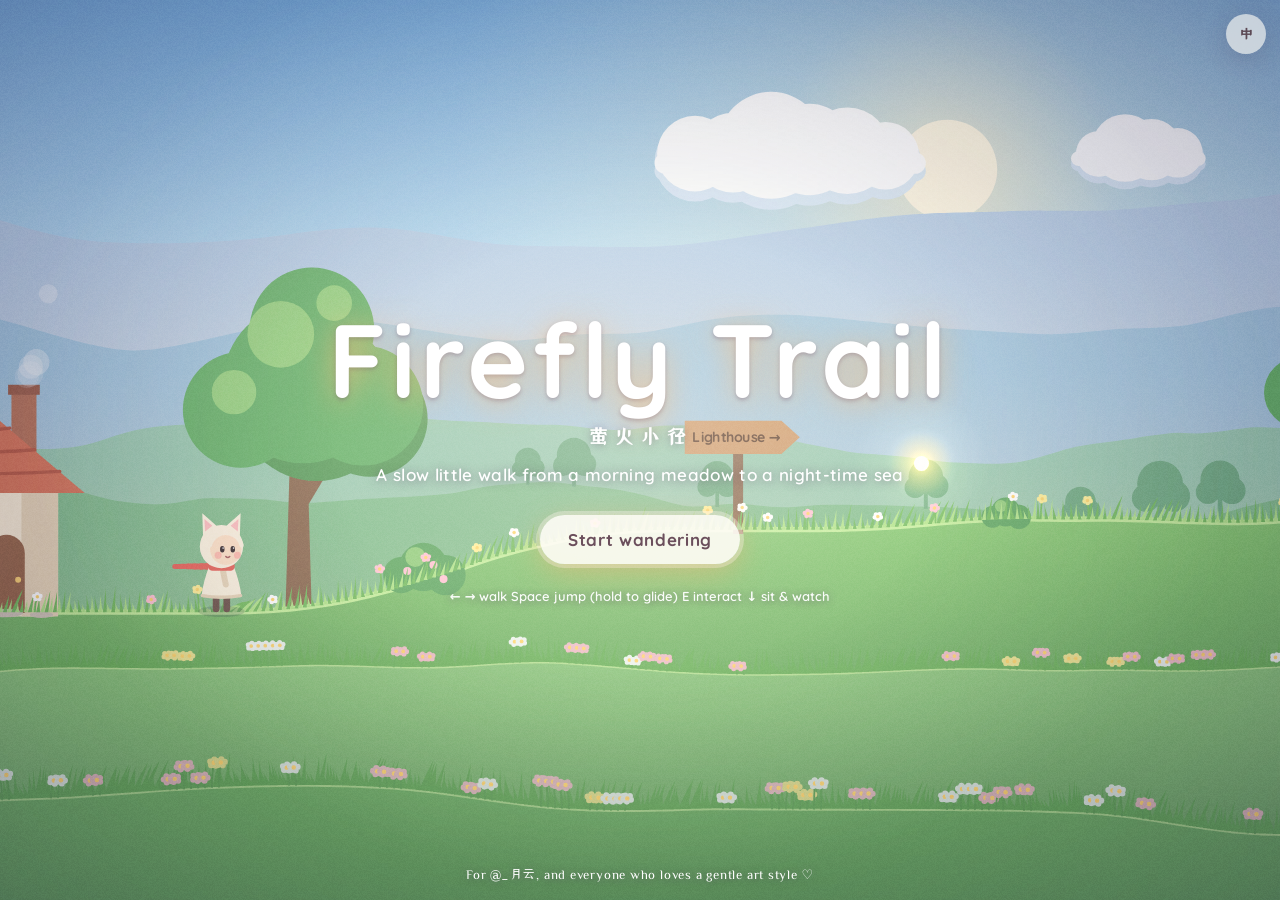
<file: firefly-trail/index.html>
<!doctype html>
<html lang="zh-CN">
<head>
  <meta charset="utf-8">
  <meta name="viewport" content="width=device-width, initial-scale=1, viewport-fit=cover, user-scalable=no">
  <title>萤火小径 · Firefly Trail</title>
  <meta name="description" content="一个治愈系的 2D 跑图小游戏：从清晨的花田，慢慢走到夜晚的海边灯塔。A cozy 2D walk from a morning meadow to a lighthouse by the night sea.">
  <meta name="theme-color" content="#b9dcf1">
  <meta name="apple-mobile-web-app-capable" content="yes">
  <meta name="mobile-web-app-capable" content="yes">
  <meta property="og:title" content="萤火小径 · Firefly Trail">
  <meta property="og:description" content="一个治愈系的 2D 跑图小游戏 · a cozy little walk toward the sea">
  <meta property="og:image" content="docs/cover.jpg">
  <link rel="icon" href="data:image/svg+xml,%3Csvg xmlns='http://www.w3.org/2000/svg' viewBox='0 0 64 64'%3E%3Cdefs%3E%3CradialGradient id='g'%3E%3Cstop offset='0' stop-color='%23fffbe6'/%3E%3Cstop offset='.35' stop-color='%23ffd27a'/%3E%3Cstop offset='1' stop-color='%23ffd27a' stop-opacity='0'/%3E%3C/radialGradient%3E%3C/defs%3E%3Crect width='64' height='64' rx='16' fill='%232e3c7c'/%3E%3Ccircle cx='32' cy='32' r='26' fill='url(%23g)'/%3E%3C/svg%3E">
  <link rel="preconnect" href="https://fonts.googleapis.com">
  <link rel="preconnect" href="https://fonts.gstatic.com" crossorigin>
  <link href="https://fonts.googleapis.com/css2?family=Quicksand:wght@500;600;700&family=ZCOOL+XiaoWei&display=swap" rel="stylesheet">
  <link rel="stylesheet" href="style.css">
</head>
<body>
  <canvas id="game" aria-label="Firefly Trail game"></canvas>

  <div id="hud">
    <div class="hud-left">
      <div class="pill" id="pill-motes" title="微光 · glimmers"><span class="mote-dot"></span><span id="mote-count">0</span></div>
      <div class="pill" id="pill-lanterns" title="灯笼 · lanterns">
        <span class="lan"></span><span class="lan"></span><span class="lan"></span><span class="lan"></span><span class="lan"></span>
      </div>
    </div>
    <div class="hud-right">
      <button class="icon-btn" id="btn-sound" aria-label="声音">
        <svg class="ico-on" viewBox="0 0 24 24"><path d="M4 9h4l5-4v14l-5-4H4z"/><path class="ln" d="M16.5 8.5a5 5 0 0 1 0 7M19 6a8.5 8.5 0 0 1 0 12"/></svg>
        <svg class="ico-off" viewBox="0 0 24 24"><path d="M4 9h4l5-4v14l-5-4H4z"/><path class="ln" d="M17 9.5l5 5M22 9.5l-5 5"/></svg>
      </button>
      <button class="icon-btn txt" id="btn-lang">EN</button>
      <button class="icon-btn" id="btn-full" aria-label="全屏 / fullscreen">
        <svg viewBox="0 0 24 24"><path class="ln" d="M4 9V4h5M20 9V4h-5M4 15v5h5M20 15v5h-5"/></svg>
      </button>
    </div>
  </div>

  <div id="toast"><div id="toast-name"></div><div id="toast-sub"></div></div>
  <div id="hint"></div>

  <div id="touch">
    <div class="pad pad-l">
      <button class="tbtn" data-k="left" aria-label="left"><svg viewBox="0 0 24 24"><path class="ln" d="M15 5l-7 7 7 7"/></svg></button>
      <button class="tbtn" data-k="right" aria-label="right"><svg viewBox="0 0 24 24"><path class="ln" d="M9 5l7 7-7 7"/></svg></button>
    </div>
    <div class="pad pad-r">
      <button class="tbtn small" data-k="sit" aria-label="sit"><svg viewBox="0 0 24 24"><path class="ln" d="M4 17c3-4 13-4 16 0M8 13.5c0-2.5 1.8-4.5 4-4.5s4 2 4 4.5"/></svg></button>
      <button class="tbtn small act" data-k="act" aria-label="interact">✋</button>
      <button class="tbtn big" data-k="jump" aria-label="jump"><svg viewBox="0 0 24 24"><path class="ln" d="M6 14l6-6 6 6"/></svg></button>
    </div>
  </div>

  <div id="card">
    <div class="paper">
      <div class="stamp" id="card-stamp">一</div>
      <div class="card-title" id="card-title"></div>
      <div class="card-main" id="card-main"></div>
      <div class="card-alt" id="card-alt"></div>
      <div class="card-ded" id="card-ded"></div>
      <div class="card-tap" id="card-tap"></div>
    </div>
  </div>

  <div id="title">
    <div class="title-card">
      <h1 id="t-title">萤火小径</h1>
      <div id="t-sub" class="sub">Firefly Trail</div>
      <p id="t-tag" class="tag"></p>
      <div class="title-btns">
        <button id="btn-start" class="btn primary">开始漫游</button>
        <button id="btn-new" class="btn ghost hidden">重新开始</button>
      </div>
      <p id="t-controls" class="controls"></p>
      <p id="t-landscape" class="landscape"></p>
    </div>
    <p id="t-ded" class="ded"></p>
    <button id="t-lang" class="chip">EN</button>
  </div>

  <div id="fade"></div>

  <noscript><p style="position:fixed;inset:0;display:grid;place-items:center;font:16px sans-serif">需要开启 JavaScript · Please enable JavaScript</p></noscript>

  <script src="js/util.js"></script>
  <script src="js/i18n.js"></script>
  <script src="js/world.js"></script>
  <script src="js/audio.js"></script>
  <script src="js/draw.js"></script>
  <script src="js/game.js"></script>
</body>
</html>
</file>
<file: firefly-trail/style.css>
:root {
  --cream: #fffaf2;
  --ink: #5c4a55;
  --ink-soft: #8a7782;
  --glow: #ffd27a;
  --rose: #f3a3b5;
  --glass: rgba(255, 252, 246, 0.62);
  --glass-strong: rgba(255, 252, 246, 0.9);
  --shadow: 0 6px 24px rgba(70, 50, 90, 0.18);
  --zh: "ZCOOL XiaoWei", "PingFang SC", "Hiragino Sans GB", "Noto Serif SC", "Microsoft YaHei", serif;
  --en: "Quicksand", "Nunito", system-ui, sans-serif;
  --safe-l: env(safe-area-inset-left, 0px);
  --safe-r: env(safe-area-inset-right, 0px);
  --safe-b: env(safe-area-inset-bottom, 0px);
  --safe-t: env(safe-area-inset-top, 0px);
}

* { box-sizing: border-box; -webkit-tap-highlight-color: transparent; }
html, body {
  margin: 0;
  height: 100%;
  overflow: hidden;
  background: #b9dcf1;
  color: var(--ink);
  font-family: var(--en), var(--zh);
  overscroll-behavior: none;
  touch-action: none;
  user-select: none;
  -webkit-user-select: none;
  -webkit-touch-callout: none;
}
canvas { position: fixed; inset: 0; display: block; }
button { font: inherit; color: inherit; cursor: pointer; border: 0; }
.hidden { display: none !important; }
svg { width: 22px; height: 22px; fill: currentColor; }
svg .ln { fill: none; stroke: currentColor; stroke-width: 2.2; stroke-linecap: round; stroke-linejoin: round; }

/* ---------- HUD ---------- */
#hud {
  position: fixed;
  top: calc(12px + var(--safe-t));
  left: calc(14px + var(--safe-l));
  right: calc(14px + var(--safe-r));
  display: flex;
  justify-content: space-between;
  align-items: flex-start;
  pointer-events: none;
  opacity: 0;
  transition: opacity 0.8s ease;
}
body.playing #hud { opacity: 1; }
body.playing.sitting #hud { opacity: 0.18; }
.hud-left, .hud-right { display: flex; gap: 8px; align-items: center; }
.pill {
  display: flex;
  align-items: center;
  gap: 7px;
  height: 34px;
  padding: 0 13px;
  border-radius: 999px;
  background: var(--glass);
  backdrop-filter: blur(8px);
  -webkit-backdrop-filter: blur(8px);
  box-shadow: var(--shadow);
  font-weight: 700;
  font-size: 15px;
}
.pill.bump { animation: bump 0.45s ease; }
@keyframes bump { 40% { transform: scale(1.14); } }
.mote-dot {
  width: 11px;
  height: 11px;
  border-radius: 50%;
  background: #fffbe6;
  box-shadow: 0 0 0 2px rgba(255, 210, 122, 0.65), 0 0 12px 4px rgba(255, 200, 100, 0.7);
}
#pill-lanterns { gap: 5px; }
.lan {
  width: 10px;
  height: 14px;
  border-radius: 3px 3px 2px 2px;
  background: rgba(120, 104, 116, 0.28);
  position: relative;
  transition: background 0.6s, box-shadow 0.6s;
}
.lan::before {
  content: "";
  position: absolute;
  left: -2px; right: -2px; top: -3px;
  height: 3px;
  border-radius: 2px;
  background: rgba(120, 104, 116, 0.45);
}
.lan.on { background: var(--glow); box-shadow: 0 0 10px 2px rgba(255, 196, 90, 0.8); }
.icon-btn {
  pointer-events: auto;
  width: 38px;
  height: 38px;
  border-radius: 50%;
  display: grid;
  place-items: center;
  background: var(--glass);
  backdrop-filter: blur(8px);
  -webkit-backdrop-filter: blur(8px);
  box-shadow: var(--shadow);
  transition: transform 0.15s;
}
.icon-btn:active { transform: scale(0.92); }
.icon-btn.txt { font-weight: 700; font-size: 14px; font-family: var(--en), var(--zh); }
.icon-btn svg { width: 20px; height: 20px; }
.ico-off { display: none; }
body.muted .ico-on { display: none; }
body.muted .ico-off { display: block; }

/* ---------- zone toast & hint ---------- */
#toast {
  position: fixed;
  top: 16%;
  left: 50%;
  transform: translate(-50%, 10px);
  text-align: center;
  color: #fff;
  text-shadow: 0 2px 18px rgba(60, 40, 90, 0.55), 0 0 3px rgba(60, 40, 90, 0.45), 0 1px 2px rgba(60, 40, 90, 0.35);
  opacity: 0;
  transition: opacity 1.4s ease, transform 1.4s ease;
  pointer-events: none;
  white-space: nowrap;
}
#toast.show { opacity: 1; transform: translate(-50%, 0); }
#toast-name { font-family: var(--zh); font-size: clamp(30px, 6vw, 54px); letter-spacing: 0.12em; }
html[lang="en"] #toast-name { font-family: var(--en); font-weight: 600; letter-spacing: 0.04em; }
#toast-sub { margin-top: 6px; font-size: clamp(13px, 2vw, 17px); letter-spacing: 0.3em; opacity: 0.9; }

#hint {
  position: fixed;
  left: 50%;
  bottom: calc(22px + var(--safe-b));
  transform: translateX(-50%);
  padding: 9px 18px;
  border-radius: 999px;
  background: var(--glass);
  backdrop-filter: blur(8px);
  -webkit-backdrop-filter: blur(8px);
  box-shadow: var(--shadow);
  font-size: 14px;
  font-weight: 600;
  white-space: nowrap;
  opacity: 0;
  transition: opacity 1s;
  pointer-events: none;
  max-width: calc(100vw - 24px);
  overflow: hidden;
  text-overflow: ellipsis;
}
body.show-hint #hint { opacity: 1; }
body.touch #hint { bottom: auto; top: calc(58px + var(--safe-t)); font-size: 12.5px; }

/* ---------- touch controls ---------- */
#touch { display: none; }
body.touch.playing #touch { display: block; }
.pad {
  position: fixed;
  bottom: calc(16px + var(--safe-b));
  display: flex;
  gap: 12px;
  align-items: flex-end;
}
.pad-l { left: calc(16px + var(--safe-l)); }
.pad-r { right: calc(16px + var(--safe-r)); }
.tbtn {
  width: 66px;
  height: 66px;
  border-radius: 50%;
  display: grid;
  place-items: center;
  background: rgba(255, 252, 246, 0.42);
  border: 1.5px solid rgba(255, 255, 255, 0.7);
  backdrop-filter: blur(6px);
  -webkit-backdrop-filter: blur(6px);
  box-shadow: 0 4px 16px rgba(60, 40, 90, 0.16);
  color: #6b5560;
  font-size: 22px;
  touch-action: none;
  transition: transform 0.08s, background 0.15s;
}
.tbtn svg { width: 28px; height: 28px; }
.tbtn.big { width: 78px; height: 78px; }
.tbtn.small { width: 52px; height: 52px; font-size: 20px; margin-bottom: 14px; }
.tbtn.small svg { width: 24px; height: 24px; }
.tbtn.on { transform: scale(0.92); background: rgba(255, 252, 246, 0.75); }
body.can-act .tbtn.act { background: rgba(255, 226, 160, 0.85); animation: pulse 1.4s ease-in-out infinite; }
@keyframes pulse { 50% { box-shadow: 0 0 0 6px rgba(255, 210, 122, 0.35), 0 4px 16px rgba(60, 40, 90, 0.16); } }
body.playing.sitting .pad { opacity: 0.35; }

/* ---------- postcards ---------- */
#card {
  position: fixed;
  inset: 0;
  display: grid;
  place-items: center;
  padding: 20px;
  background: radial-gradient(ellipse at center, rgba(40, 30, 70, 0.18), rgba(40, 30, 70, 0.42));
  opacity: 0;
  pointer-events: none;
  transition: opacity 0.6s ease;
}
#card.show { opacity: 1; pointer-events: auto; }
.paper {
  position: relative;
  width: min(440px, 92vw);
  max-height: 88vh;
  overflow: hidden;
  padding: 34px 34px 24px;
  border-radius: 18px;
  background:
    radial-gradient(circle at 15% 10%, rgba(255, 220, 230, 0.55), transparent 45%),
    radial-gradient(circle at 90% 95%, rgba(255, 236, 190, 0.6), transparent 50%),
    var(--cream);
  box-shadow: 0 20px 60px rgba(50, 30, 80, 0.35), inset 0 0 0 1px rgba(255, 255, 255, 0.8), inset 0 0 0 7px rgba(255, 255, 255, 0.5), inset 0 0 0 8px rgba(214, 190, 170, 0.35);
  transform: translateY(16px) scale(0.96) rotate(-1deg);
  transition: transform 0.7s cubic-bezier(0.2, 1.4, 0.4, 1);
  text-align: center;
}
#card.show .paper { transform: none; }
.stamp {
  position: absolute;
  top: 16px;
  right: 18px;
  width: 40px;
  height: 40px;
  display: grid;
  place-items: center;
  font-family: var(--zh);
  font-size: 23px;
  line-height: 1;
  color: #fff6ee;
  background: #d9707e;
  border-radius: 8px;
  box-shadow: inset 0 0 0 2px rgba(255, 246, 238, 0.55), 0 2px 6px rgba(217, 112, 126, 0.35);
  transform: rotate(-7deg);
  opacity: 0.92;
}
.card-title { font-size: 14px; letter-spacing: 0.18em; color: var(--ink-soft); font-weight: 600; margin-bottom: 18px; font-family: var(--zh), var(--en); }
html[lang="en"] .card-title { font-family: var(--en); letter-spacing: 0.08em; }
.card-main { font-family: var(--zh); font-size: clamp(22px, 5vw, 28px); line-height: 1.6; white-space: pre-line; color: #4e3d48; }
html[lang="en"] .card-main { font-family: var(--en); font-weight: 600; font-size: clamp(19px, 4.2vw, 23px); }
.card-alt { margin-top: 14px; font-size: 14px; line-height: 1.6; white-space: pre-line; color: var(--ink-soft); font-family: var(--en), var(--zh); font-style: italic; }
html[lang="en"] .card-alt { font-family: var(--zh); font-style: normal; }
.card-ded { margin-top: 18px; font-size: 14px; color: #d9707e; font-family: var(--zh), var(--en); }
.card-ded:empty { display: none; }
.card-tap { margin-top: 22px; font-size: 12.5px; letter-spacing: 0.15em; color: #b59fa8; animation: breathe 2.4s ease-in-out infinite; }
#card.ending .paper { background: radial-gradient(circle at 50% 0%, rgba(255, 226, 160, 0.6), transparent 60%), radial-gradient(circle at 10% 100%, rgba(200, 200, 255, 0.5), transparent 50%), var(--cream); }
#card.ending .card-tap { color: #8e7a8a; font-weight: 700; }
@keyframes breathe { 50% { opacity: 0.45; } }

/* ---------- title ---------- */
#title {
  position: fixed;
  inset: 0;
  display: grid;
  place-items: center;
  padding: 20px;
  background: radial-gradient(ellipse at 50% 45%, rgba(255, 250, 240, 0.35), rgba(255, 250, 240, 0) 70%);
  transition: opacity 0.9s ease;
}
body:not(.on-title) #title { opacity: 0; pointer-events: none; }
.title-card { text-align: center; max-width: 92vw; }
#t-title {
  margin: 0;
  font-family: var(--zh);
  font-weight: 400;
  font-size: clamp(48px, 11vw, 104px);
  letter-spacing: 0.16em;
  color: #fff;
  text-shadow: 0 4px 30px rgba(255, 190, 120, 0.7), 0 2px 4px rgba(90, 60, 100, 0.35);
}
html[lang="en"] #t-title { font-family: var(--en); font-weight: 700; letter-spacing: 0.04em; }
.sub { margin-top: 2px; font-size: clamp(14px, 2.6vw, 20px); letter-spacing: 0.45em; color: #fff; text-shadow: 0 1px 8px rgba(90, 60, 100, 0.4); font-weight: 600; font-family: var(--en), var(--zh); }
html[lang="en"] .sub { font-family: var(--zh); letter-spacing: 0.3em; }
.tag { margin: 18px 0 0; font-size: clamp(14px, 2.2vw, 17px); color: #fff; text-shadow: 0 1px 10px rgba(90, 60, 100, 0.5); font-family: var(--zh), var(--en); letter-spacing: 0.08em; }
html[lang="en"] .tag { font-family: var(--en); font-weight: 600; letter-spacing: 0.02em; }
.title-btns { margin-top: 30px; display: flex; gap: 12px; justify-content: center; flex-wrap: wrap; }
.btn {
  min-width: 160px;
  padding: 14px 28px;
  border-radius: 999px;
  font-size: 17px;
  font-weight: 700;
  letter-spacing: 0.1em;
  transition: transform 0.15s, box-shadow 0.2s;
  font-family: var(--zh), var(--en);
}
html[lang="en"] .btn { font-family: var(--en); letter-spacing: 0.04em; }
.btn.primary { background: var(--glass-strong); color: #6b4f5c; box-shadow: 0 8px 30px rgba(255, 180, 110, 0.45), 0 0 0 4px rgba(255, 255, 255, 0.35); }
.btn.primary:hover { transform: translateY(-2px); box-shadow: 0 12px 34px rgba(255, 180, 110, 0.55), 0 0 0 6px rgba(255, 255, 255, 0.35); }
.btn.ghost { background: rgba(255, 255, 255, 0.22); color: #fff; box-shadow: inset 0 0 0 1.5px rgba(255, 255, 255, 0.75); text-shadow: 0 1px 6px rgba(90, 60, 100, 0.4); }
.btn:active { transform: scale(0.96); }
.controls { margin: 22px auto 0; font-size: 13px; color: #fff; opacity: 0.95; text-shadow: 0 1px 8px rgba(90, 60, 100, 0.55); font-weight: 600; max-width: 520px; line-height: 1.6; }
.landscape { display: none; margin: 8px 0 0; font-size: 12px; color: #fff; opacity: 0.85; text-shadow: 0 1px 8px rgba(90, 60, 100, 0.55); }
@media (orientation: portrait) { body.touch .landscape { display: block; } }
.ded {
  position: fixed;
  bottom: calc(18px + var(--safe-b));
  left: 0;
  right: 0;
  margin: 0;
  text-align: center;
  font-size: 13px;
  color: #fff;
  text-shadow: 0 1px 8px rgba(90, 60, 100, 0.55);
  font-family: var(--zh), var(--en);
  letter-spacing: 0.06em;
  padding: 0 16px;
}
.chip {
  position: fixed;
  top: calc(14px + var(--safe-t));
  right: calc(14px + var(--safe-r));
  width: 40px;
  height: 40px;
  border-radius: 50%;
  background: var(--glass);
  backdrop-filter: blur(8px);
  -webkit-backdrop-filter: blur(8px);
  box-shadow: var(--shadow);
  font-weight: 700;
  font-size: 14px;
}

#fade { position: fixed; inset: 0; background: var(--cream); opacity: 0; pointer-events: none; transition: opacity 0.5s ease; }
#fade.on { opacity: 1; }

@media (max-height: 430px) {
  .tbtn { width: 58px; height: 58px; }
  .tbtn.big { width: 68px; height: 68px; }
  .tbtn.small { width: 46px; height: 46px; margin-bottom: 10px; }
  .title-btns { margin-top: 18px; }
  .controls { margin-top: 12px; }
  .tag { margin-top: 10px; }
}
@media (prefers-reduced-motion: reduce) {
  .card-tap, body.can-act .tbtn.act { animation: none; }
}
@media (max-width: 400px) {
  .pad { gap: 8px; }
  .pad-l { left: calc(10px + var(--safe-l)); }
  .pad-r { right: calc(10px + var(--safe-r)); }
  .tbtn { width: 58px; height: 58px; }
  .tbtn.big { width: 68px; height: 68px; }
  .tbtn.small { width: 46px; height: 46px; }
}
</file>
